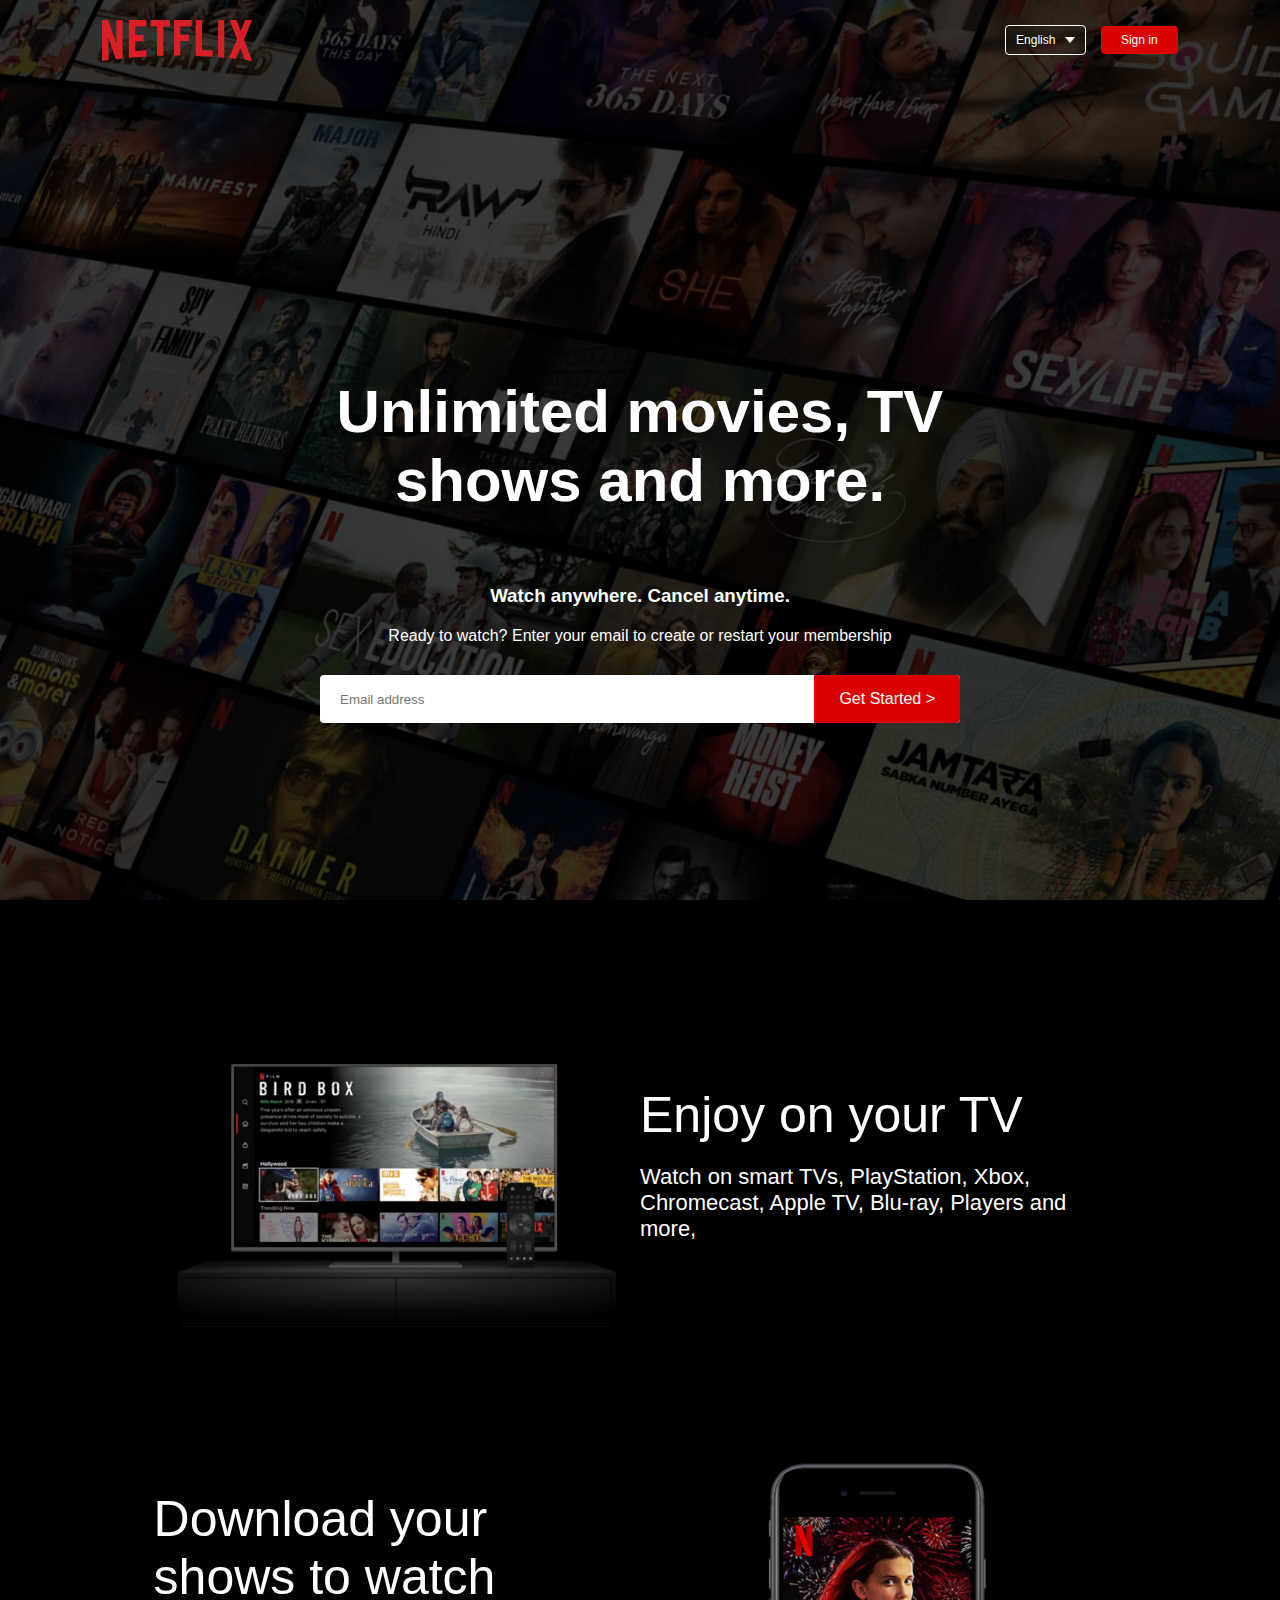
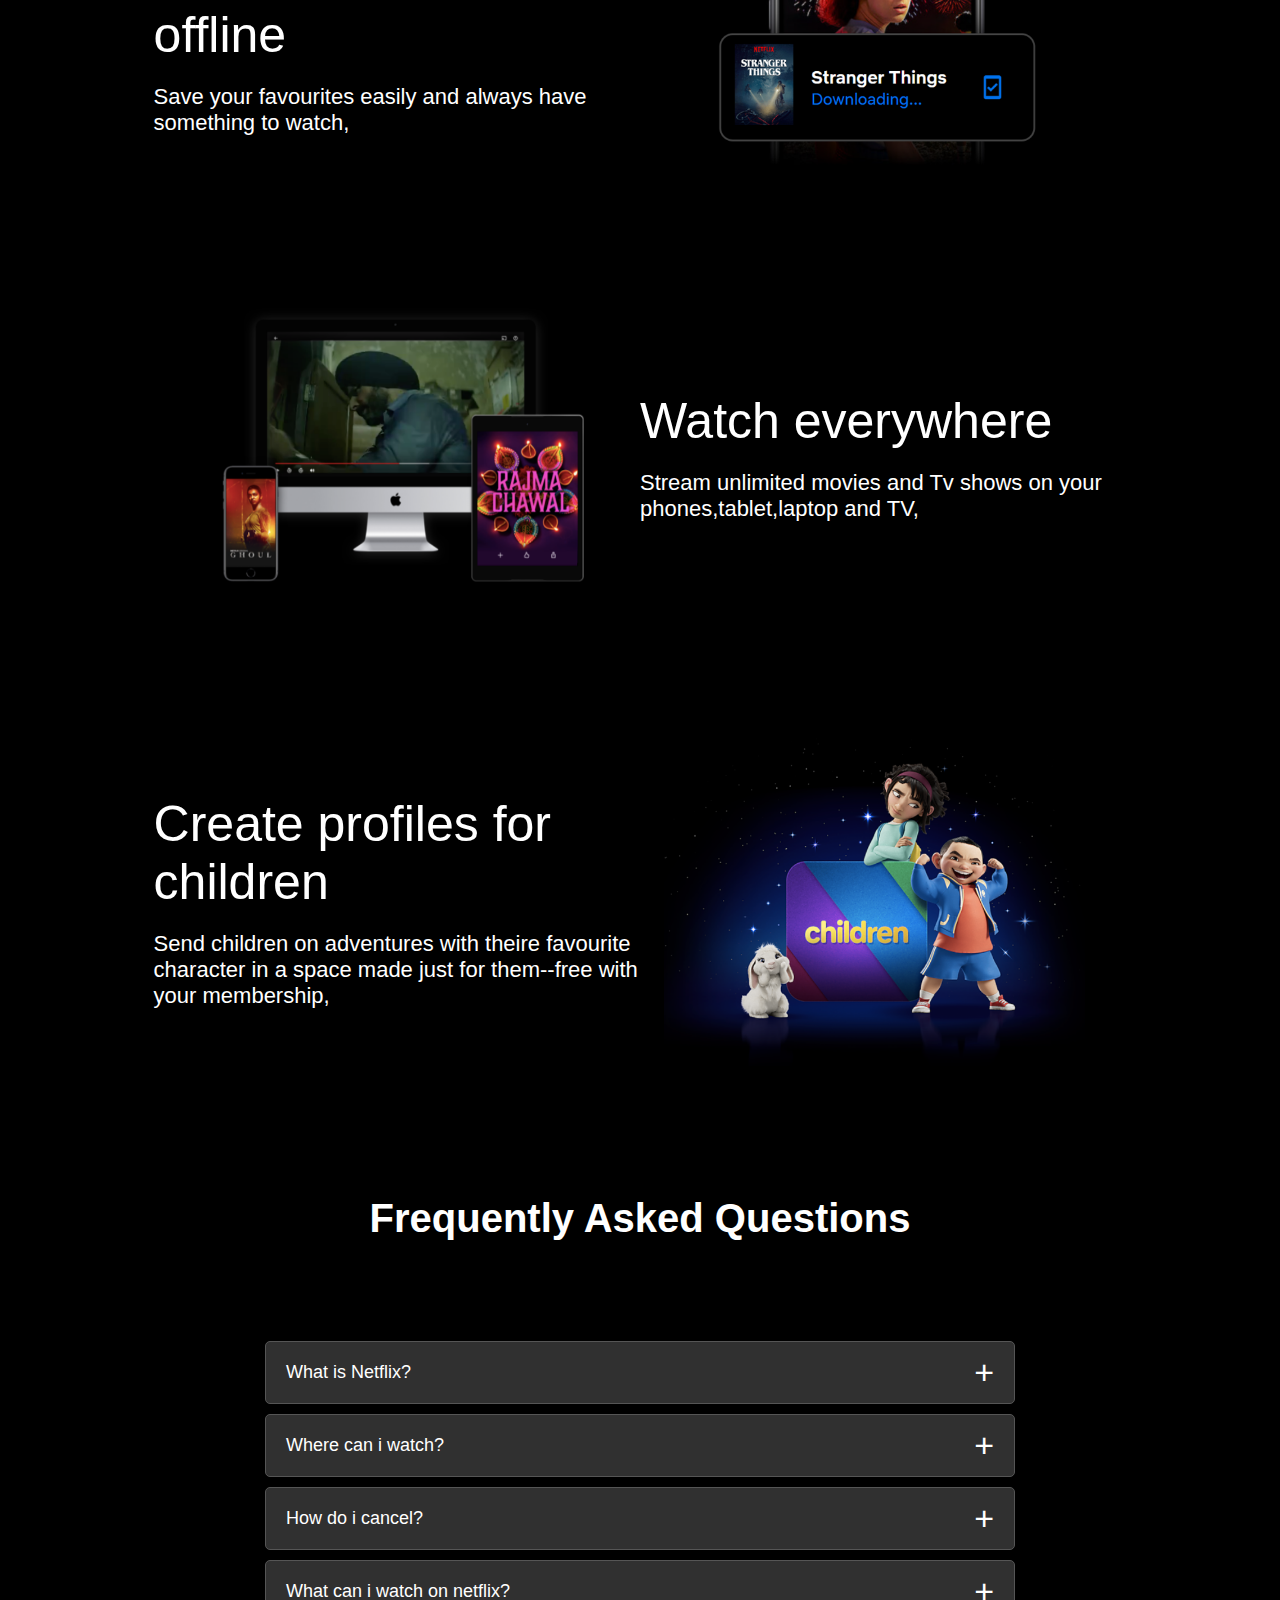
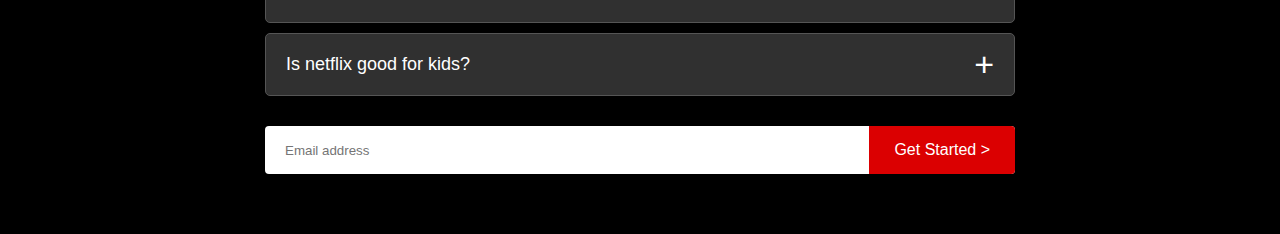
<file: index.html>
<!Doctype html>
<html>
    <head>
        <meta name="viewport" content="width=device-width, initial-scale=1">
        <title>netflix website clone - easy tutorials</title>
        <link rel="stylesheet" href="style.css">
    </head>
    <body>
       <div class="header">
        <nav>
            <img src="./logo.png" class="logo">
            <div>
                <button class="language-btn">English<img src="./down-icon.png"></button>
                <button>Sign in</button>
            </div>
        </nav>
        <div class="header-content">
            <h1>Unlimited movies, TV shows and more.</h1>
            <h3>Watch anywhere. Cancel anytime.</h3>
            <p>Ready to watch? Enter your email to create or restart your membership</p>
            <form class="email-signup">
                <input type="email" placeholder="Email address" required>
                <button type="submit">Get Started ></button>
            </form>
        </div>
       </div>
       <div class="features">
        <div class="row">
            <div class="img-col">
                <img src="./feature-1.png" alt="">
            </div>
            <div class="text-col">
                <h2>Enjoy on your TV</h2>
                <p>Watch on smart TVs, PlayStation, Xbox, Chromecast, Apple TV, Blu-ray, Players and more,</p>
            </div>
        </div>
        <div class="row">
            <div class="text-col">
                <h2>Download your shows to watch offline</h2>
                <p>Save your favourites easily and always have something to watch,</p>
            </div>
            <div class="img-col">
                <img src="./feature-2.png" alt="">
            </div>
        </div>
        <div class="row">
            <div class="img-col">
                <img src="./feature-3.png" alt="">
            </div>
            <div class="text-col">
                <h2>Watch everywhere</h2>
                <p>Stream unlimited movies and Tv shows on your phones,tablet,laptop and TV,</p>
            </div>
        </div>
        <div class="row">
            <div class="text-col">
                <h2>Create profiles for children</h2>
                <p>Send children on adventures with theire favourite character in a space made just for them--free with your membership,</p>
            </div>
            <div class="img-col">
                <img src="./feature-4.png" alt="">
            </div>
        </div>
       </div>
       <div class="faq">
        <h2>Frequently Asked Questions</h2>
        
       </div>

       <ul class="accordion">
        <li>
            <input type="radio" name="accordion" id="first">
            <label for="first">What is Netflix?</label>
            <div class="content">
                <p>Netflix is a subscription-based streaming service that offers a large library of movies, TV shows, documentaries, and anime on a variety of internet-connected devices. Subscribers pay a monthly fee for unlimited, ad-free access to the content, which is renewed weekly with new content being added. </p>
                <input type="radio" name="accordion" id="second">
            <label for="second">How much does netflix cost?</label>
            <div class="content">
                <p>Netflix costs vary by plan and location, but prices in Pakistan start at PKR 800 (approximately $2.86) per month for the most basic ad-supported plan. In the United States, plans range from $7.99/month for the Standard with Ads plan to $24.99/month for the Premium plan.  </p>
                <li>
            <input type="radio" name="accordion" id="Third">
            <label for="Third">Where can i watch?</label>
            <div class="content">
                <p>You can watch Netflix on any internet-connected device, including smart TVs, phones, tablets, laptops, and game consoles. Simply sign in with your Netflix account through the app on these devices or by visiting the Netflix website in a web browser. You can also download content on your phone or tablet to watch offline.</p>
                
                <li>
            <input type="radio" name="accordion" id="Fourth">
            <label for="Fourth">How do i cancel?</label>
            <div class="content">
                <p>To cancel your Netflix subscription, go to netflix.com/cancelplan, sign in, and click "Cancel Membership," then confirm by selecting "Finish Cancellation". You will still have access to Netflix until your current billing cycle ends. </p>
                <li>
            <input type="radio" name="accordion" id="Fifth">
            <label for="Fifth">What can i watch on netflix?</label>
            <div class="content">
                <p>You can watch trending shows like Frankenstein and The Witcher, popular movies like Jolly LLB 3 and KPop Demon Hunters, or critically acclaimed titles like Squid Game and Wednesday. Netflix offers a wide variety of content including TV shows, movies, anime, and documentaries that can be streamed on many internet-connected devices. </p>
                <li>
            <input type="radio" name="accordion" id="sixth">
            <label for="sixth">Is netflix good for kids?</label>
            <div class="content">
                <p>Netflix can be good for kids, especially with the "Netflix Kids" profile, but parents must actively use the available parental controls to ensure safety. The platform has a vast library with a mix of content, so without proper setup, children could access age-inappropriate material like graphic violence or adult themes. By creating a kids' profile, filtering content by maturity ratings, and locking profiles with a PIN, parents can create a safe and curated viewing experience. </p>

            </div>
            <form class="email-signup">
    <input type="email" placeholder="Email address" required>
    <button type="submit">Get Started ></button>
</form>
        </li>
        
       </ul>
       
    </body>
</html>
</file>
<file: style.css>
* {
    margin: 0;
    padding: 0;
    font-family: 'Poppins', sans-serif;
    box-sizing: border-box;
}
body{
    background: #000;
    color: #fff;
}
.header{
    width: 100%;
    height:100vh;
    background-image: linear-gradient(rgba(0,0,0,0.7),rgba(0,0,0,0.7)), url('./header-image.png');
    background-size: cover;
    background-position: center;
    padding: 10px 8%;
    position: relative;
}  
nav{
    display: flex;
    justify-content: space-between;
    align-items: center;
    padding: 10px 0;
}
.logo{
    width: 150px;
    cursor: pointer;
}
nav button{
    border: 0;
    outline: 0;
    background: #db0001;
    color: #fff;
    padding: 7px 20px;
    font-size: 12px;
    border-radius: 4px;
    margin-left: 10px;
    cursor: pointer;
}

.language-btn{
    display: inline-flex;
    align-items: center;
    background: transparent;
    border: 1px solid #fff;
    padding: 7px 10px;
}
.language-btn img{
    width: 10px;
    margin-left: 10px;
}
.header-content{
    position: absolute;
    top: 50%;
    left: 50%;
    transform: translate(-50%, -50%);
    text-align: center;
    margin-top: 100px;
}
.header-content h1{
    font-size: 60px;
    margin-bottom: 70px;
    font-weight: 600;
    max-width: 650px;
}
.header-content h3{
    font-weight: 400px;
    margin-bottom: 20px;
    
}
.email-signup{
    background: #fff;
    border-radius: 4px;
    display: flex;
    align-items: center;
    margin-top: 30px;
    overflow: hidden;
}
.email-signup input{
    flex: 1;
    border: 0;
    outline: 0;
    margin-left: 20px;
}
.email-signup button{
    background: #db0001;
    color: #fff;
    border: 0;
    outline: 0;
    padding: 15px 25px;
    font-size: 16px;
    cursor: pointer;
}
/*-----------features ------------*/

.features{
    padding: 50px 12%;
    font-size: 22px
}
.row{
    display: flex;
    width: 100%;
    align-items: center;
    flex-wrap: wrap;
    padding:50px 0%;
}
.text-col{
    flex-basis: 50%;
    margin-bottom: 20px;
}
.img-col{
    flex-basis: 50%;
    margin-bottom: 20px;
}
.img-col img{
    display: block;
    width: 90%;
    margin: auto;
}
.features h2{
    font-size: 50px;
    font-weight: 500;
    margin-bottom: 20px;
}
/*---------faq-------*/
.faq{
    padding: 10px 12%;
    text-align: center;
    font-size: 18px;
}
.faq h2{
    font-weight: 500px;
    font-size: 40px;
    margin-bottom: 30px;
}
.accordion{
    max-width: 750px;
    width: 100%;
    margin:60px auto;
    
}
.accordian-li{
    list-style: none;
    width: 100%;
    padding: 5px;
}
.accordion li {
    list-style: none;
    width: 100%;
    margin-bottom: 10px;
}

.accordion li label {
    display: flex;
    align-items: center;
    justify-content: space-between;
    padding: 20px;
    font-size: 18px;
    font-weight: 500;
    background: #303030;
    cursor: pointer;
    border-radius: 5px;
    border: 1px solid #555;
    position: relative;
    transition: all 0.3s ease;
}

.accordion li label:hover {
    background: #404040;
}

.accordion li input[type="radio"] {
    display: none;
}

.accordion li .content {
    display: none;
    padding: 20px;
    background: #252525;
    border-radius: 5px;
    margin-top: 5px;
    border: 1px solid #555;
}

.accordion li input[type="radio"]:checked + label + .content {
    display: block;
}
label::after{
    content: '+';
    font-size: 34px;
    position:absolute;
    right: 20px; 
    
}
</file>
